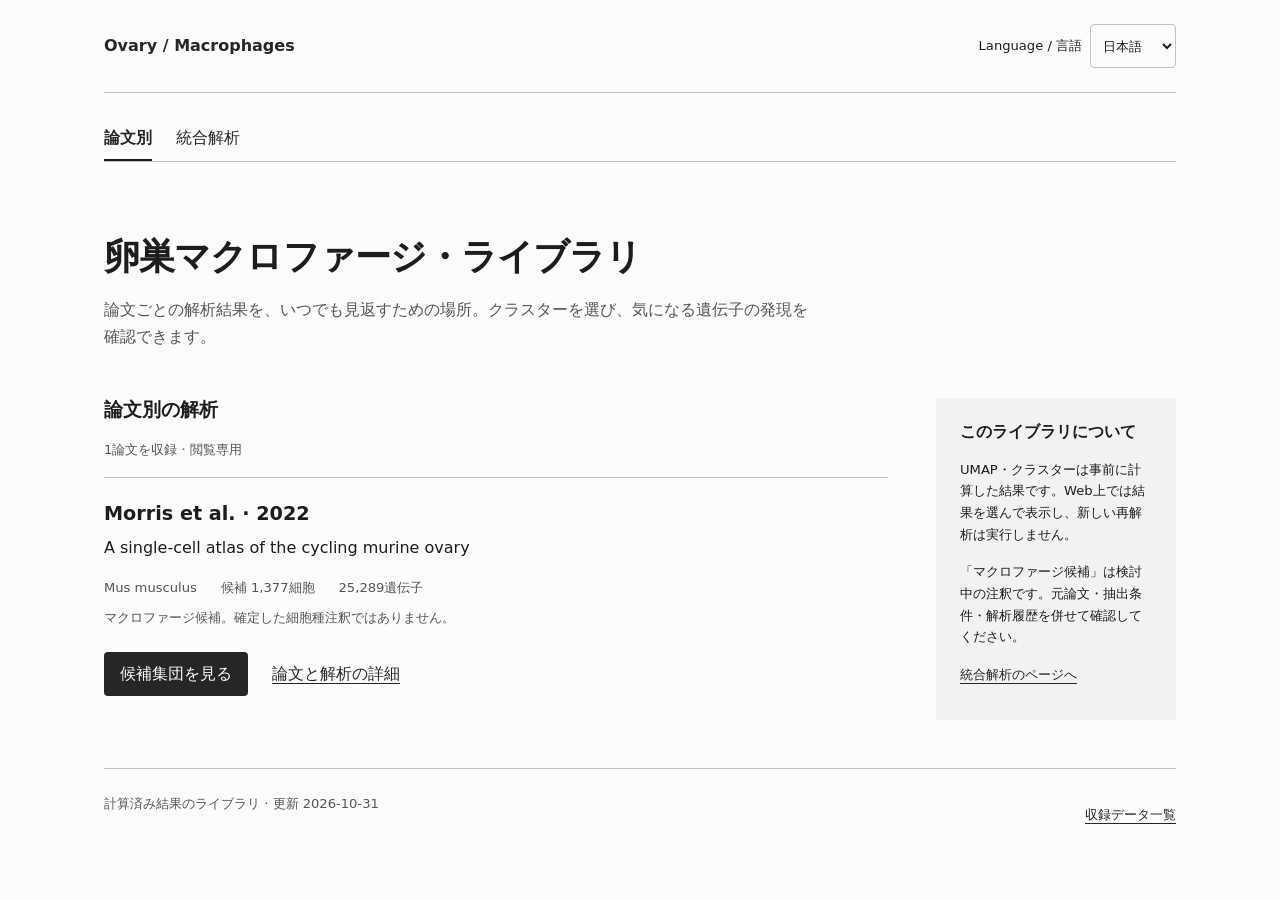
<file: index.html>
<!doctype html><html lang="ja"><head><meta charset="utf-8"><meta name="viewport" content="width=device-width,initial-scale=1"><meta name="robots" content="noindex,nofollow"><meta http-equiv="Content-Security-Policy" content="default-src 'self'; script-src 'self'; style-src 'self'; img-src 'self' data:; connect-src 'none'; object-src 'none'; base-uri 'none'"><title>Library · Ovary Macrophage Library</title><link rel="stylesheet" href="assets/library.css"></head><body><a class="skip" href="#main">本文へ / Skip to content</a><div class="shell"><header class="top"><a class="brand" href="index.html" data-preserve-language>Ovary / Macrophages</a><label class="lang"><span>Language / 言語</span><select id="language" aria-label="Language / 言語"><option value="ja">日本語</option><option value="en">English</option></select></label></header><nav class="nav" aria-label="Library"><a href="index.html" aria-current="page" data-preserve-language><span data-ja="論文別" data-en="Studies" >論文別</span></a><a href="integrations/"  data-preserve-language><span data-ja="統合解析" data-en="Integrations" >統合解析</span></a></nav><main id="main"><header class="intro"><h1 data-ja="卵巣マクロファージ・ライブラリ" data-en="Ovary macrophage library" >卵巣マクロファージ・ライブラリ</h1><p data-ja="論文ごとの解析結果を、いつでも見返すための場所。クラスターを選び、気になる遺伝子の発現を確認できます。" data-en="A home for revisiting analysis results by study. Choose a cluster and explore gene expression." class="lede">論文ごとの解析結果を、いつでも見返すための場所。クラスターを選び、気になる遺伝子の発現を確認できます。</p></header><div class="catalogue"><section><h2 data-ja="論文別の解析" data-en="Analyses by study" >論文別の解析</h2><p class="small muted"><span data-ja="1論文を収録 · 閲覧専用" data-en="1 study available · Read-only" >1論文を収録 · 閲覧専用</span></p><article class="entry"><h3>Morris et al. · 2022</h3><p class="paper-title">A single-cell atlas of the cycling murine ovary</p><div class="facts"><span>Mus musculus</span><span><span data-ja="候補 1,377細胞" data-en="1,377 candidate cells" >候補 1,377細胞</span></span><span><span data-ja="25,289遺伝子" data-en="25,289 genes" >25,289遺伝子</span></span></div><p class="small muted"><span data-ja="マクロファージ候補。確定した細胞種注釈ではありません。" data-en="Macrophage candidates, not a definitive cell-type annotation." >マクロファージ候補。確定した細胞種注釈ではありません。</span></p><div class="actions"><a href="studies/morris-2022/viewer/?run=1d52ecbbd1423296b5" class="primary" data-preserve-language><span data-ja="候補集団を見る" data-en="Explore candidates" >候補集団を見る</span></a><a href="studies/morris-2022/" class="" data-preserve-language><span data-ja="論文と解析の詳細" data-en="Study details" >論文と解析の詳細</span></a></div></article></section><aside class="note"><h2 data-ja="このライブラリについて" data-en="About this library" >このライブラリについて</h2><p data-ja="UMAP・クラスターは事前に計算した結果です。Web上では結果を選んで表示し、新しい再解析は実行しません。" data-en="UMAPs and clusters are computed in advance. The website displays saved results; it does not run new analyses." >UMAP・クラスターは事前に計算した結果です。Web上では結果を選んで表示し、新しい再解析は実行しません。</p><p data-ja="「マクロファージ候補」は検討中の注釈です。元論文・抽出条件・解析履歴を併せて確認してください。" data-en="“Macrophage candidates” is a working annotation. Check the original study, selection criteria and analysis history." >「マクロファージ候補」は検討中の注釈です。元論文・抽出条件・解析履歴を併せて確認してください。</p><a href="integrations/" class="" data-preserve-language><span data-ja="統合解析のページへ" data-en="View integrations" >統合解析のページへ</span></a></aside></div></main><footer class="foot"><span><span data-ja="計算済み結果のライブラリ · 更新 2026-10-31" data-en="Saved analysis library · Updated 2026-10-31" >計算済み結果のライブラリ · 更新 2026-10-31</span></span><a href="data/studies.json"><span data-ja="収録データ一覧" data-en="Catalogue data" >収録データ一覧</span></a></footer></div><script src="assets/library.js"></script></body></html>
</file>
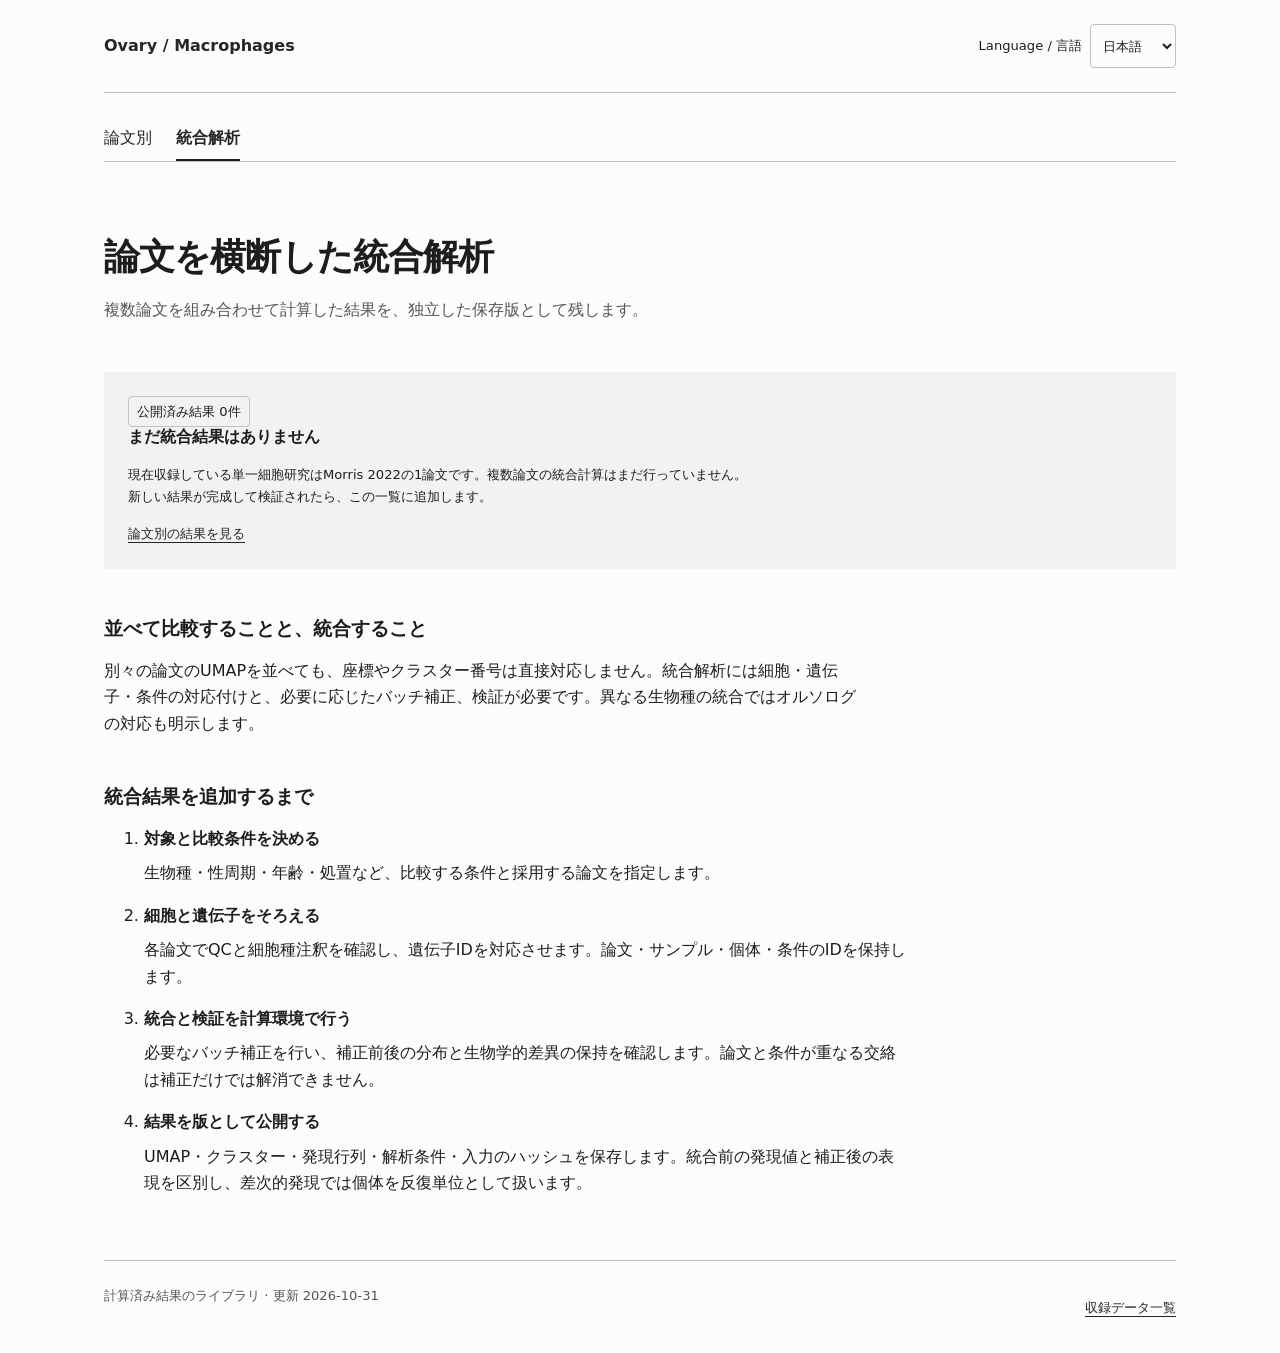
<file: integrations/index.html>
<!doctype html><html lang="ja"><head><meta charset="utf-8"><meta name="viewport" content="width=device-width,initial-scale=1"><meta name="robots" content="noindex,nofollow"><meta http-equiv="Content-Security-Policy" content="default-src 'self'; script-src 'self'; style-src 'self'; img-src 'self' data:; connect-src 'none'; object-src 'none'; base-uri 'none'"><title>Integrations · Ovary Macrophage Library</title><link rel="stylesheet" href="../assets/library.css"></head><body><a class="skip" href="#main">本文へ / Skip to content</a><div class="shell"><header class="top"><a class="brand" href="../index.html" data-preserve-language>Ovary / Macrophages</a><label class="lang"><span>Language / 言語</span><select id="language" aria-label="Language / 言語"><option value="ja">日本語</option><option value="en">English</option></select></label></header><nav class="nav" aria-label="Library"><a href="../index.html"  data-preserve-language><span data-ja="論文別" data-en="Studies" >論文別</span></a><a href="../integrations/" aria-current="page" data-preserve-language><span data-ja="統合解析" data-en="Integrations" >統合解析</span></a></nav><main id="main"><header class="intro"><h1 data-ja="論文を横断した統合解析" data-en="Cross-study integration" >論文を横断した統合解析</h1><p data-ja="複数論文を組み合わせて計算した結果を、独立した保存版として残します。" data-en="Joint analyses across studies belong here as independent, versioned results." class="lede">複数論文を組み合わせて計算した結果を、独立した保存版として残します。</p></header><section class="note"><span class="pill"><span data-ja="公開済み結果 0件" data-en="0 published results" >公開済み結果 0件</span></span><h2 data-ja="まだ統合結果はありません" data-en="No integrated results yet" >まだ統合結果はありません</h2><p data-ja="現在収録している単一細胞研究はMorris 2022の1論文です。複数論文の統合計算はまだ行っていません。新しい結果が完成して検証されたら、この一覧に追加します。" data-en="The library currently includes one single-cell study, Morris 2022. No cross-study integration has been computed. Completed and validated results will be added to this catalogue." >現在収録している単一細胞研究はMorris 2022の1論文です。複数論文の統合計算はまだ行っていません。新しい結果が完成して検証されたら、この一覧に追加します。</p><a href="../index.html" class="" data-preserve-language><span data-ja="論文別の結果を見る" data-en="Browse study results" >論文別の結果を見る</span></a></section><section><h2 data-ja="並べて比較することと、統合すること" data-en="Comparison is not integration" >並べて比較することと、統合すること</h2><p data-ja="別々の論文のUMAPを並べても、座標やクラスター番号は直接対応しません。統合解析には細胞・遺伝子・条件の対応付けと、必要に応じたバッチ補正、検証が必要です。異なる生物種の統合ではオルソログの対応も明示します。" data-en="UMAP coordinates and cluster numbers from separate studies are not directly equivalent. Joint integration needs harmonized cells, features and conditions, justified batch correction, and validation. Cross-species work also requires explicit ortholog mapping." >別々の論文のUMAPを並べても、座標やクラスター番号は直接対応しません。統合解析には細胞・遺伝子・条件の対応付けと、必要に応じたバッチ補正、検証が必要です。異なる生物種の統合ではオルソログの対応も明示します。</p></section><section><h2 data-ja="統合結果を追加するまで" data-en="Before adding an integrated result" >統合結果を追加するまで</h2><ol class="protocol"><li><strong><span data-ja="対象と比較条件を決める" data-en="Define the comparison" >対象と比較条件を決める</span></strong><p data-ja="生物種・性周期・年齢・処置など、比較する条件と採用する論文を指定します。" data-en="Specify studies, species and biological conditions such as cycle stage, age and treatment." >生物種・性周期・年齢・処置など、比較する条件と採用する論文を指定します。</p></li><li><strong><span data-ja="細胞と遺伝子をそろえる" data-en="Harmonize cells and features" >細胞と遺伝子をそろえる</span></strong><p data-ja="各論文でQCと細胞種注釈を確認し、遺伝子IDを対応させます。論文・サンプル・個体・条件のIDを保持します。" data-en="Review QC and cell-type annotations in each study, harmonize feature IDs, and retain study, sample, donor and condition IDs." >各論文でQCと細胞種注釈を確認し、遺伝子IDを対応させます。論文・サンプル・個体・条件のIDを保持します。</p></li><li><strong><span data-ja="統合と検証を計算環境で行う" data-en="Compute and validate integration" >統合と検証を計算環境で行う</span></strong><p data-ja="必要なバッチ補正を行い、補正前後の分布と生物学的差異の保持を確認します。論文と条件が重なる交絡は補正だけでは解消できません。" data-en="Apply justified batch correction and inspect both mixing and biological-signal preservation. Confounding between study and condition cannot be solved by correction alone." >必要なバッチ補正を行い、補正前後の分布と生物学的差異の保持を確認します。論文と条件が重なる交絡は補正だけでは解消できません。</p></li><li><strong><span data-ja="結果を版として公開する" data-en="Publish a versioned result" >結果を版として公開する</span></strong><p data-ja="UMAP・クラスター・発現行列・解析条件・入力のハッシュを保存します。統合前の発現値と補正後の表現を区別し、差次的発現では個体を反復単位として扱います。" data-en="Save UMAPs, clusters, expression matrices, parameters and input hashes. Distinguish uncorrected expression from corrected representations; use donors as biological replicates for differential expression." >UMAP・クラスター・発現行列・解析条件・入力のハッシュを保存します。統合前の発現値と補正後の表現を区別し、差次的発現では個体を反復単位として扱います。</p></li></ol></section></main><footer class="foot"><span><span data-ja="計算済み結果のライブラリ · 更新 2026-10-31" data-en="Saved analysis library · Updated 2026-10-31" >計算済み結果のライブラリ · 更新 2026-10-31</span></span><a href="../data/studies.json"><span data-ja="収録データ一覧" data-en="Catalogue data" >収録データ一覧</span></a></footer></div><script src="../assets/library.js"></script></body></html>
</file>
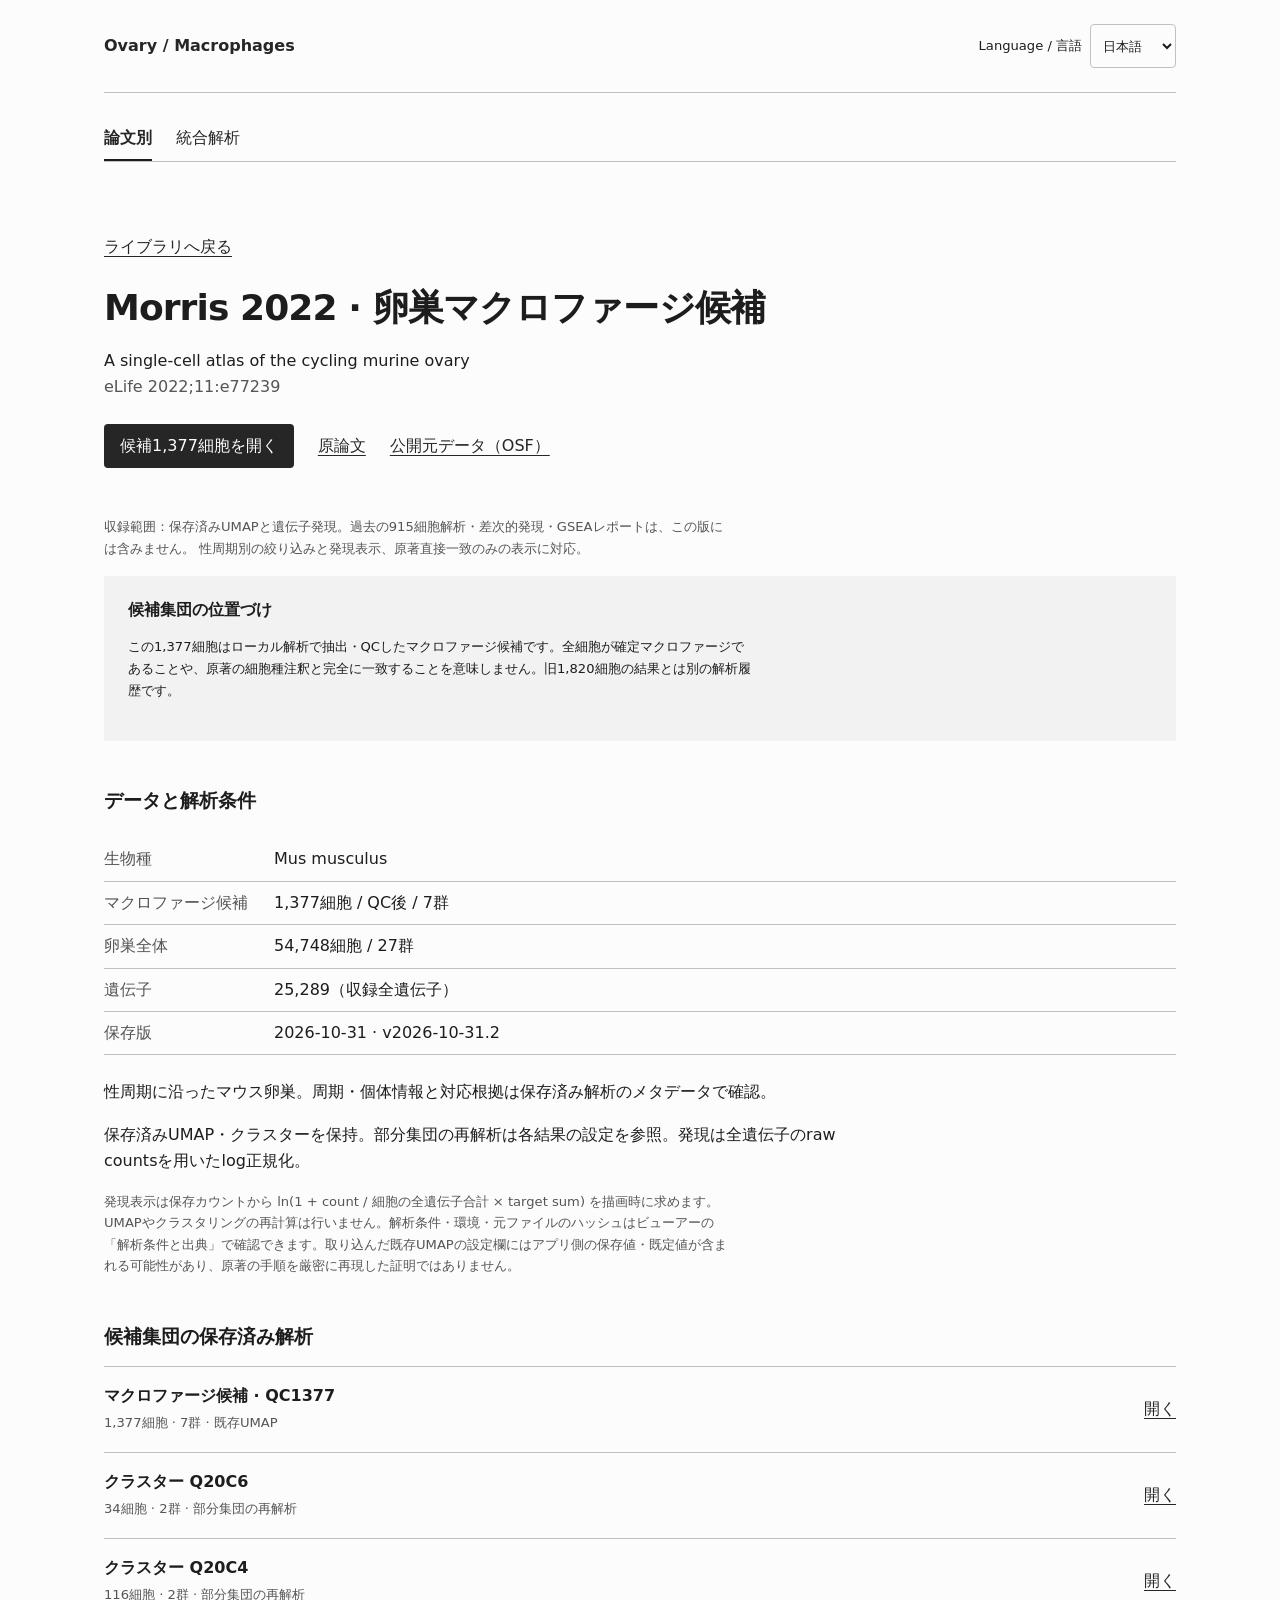
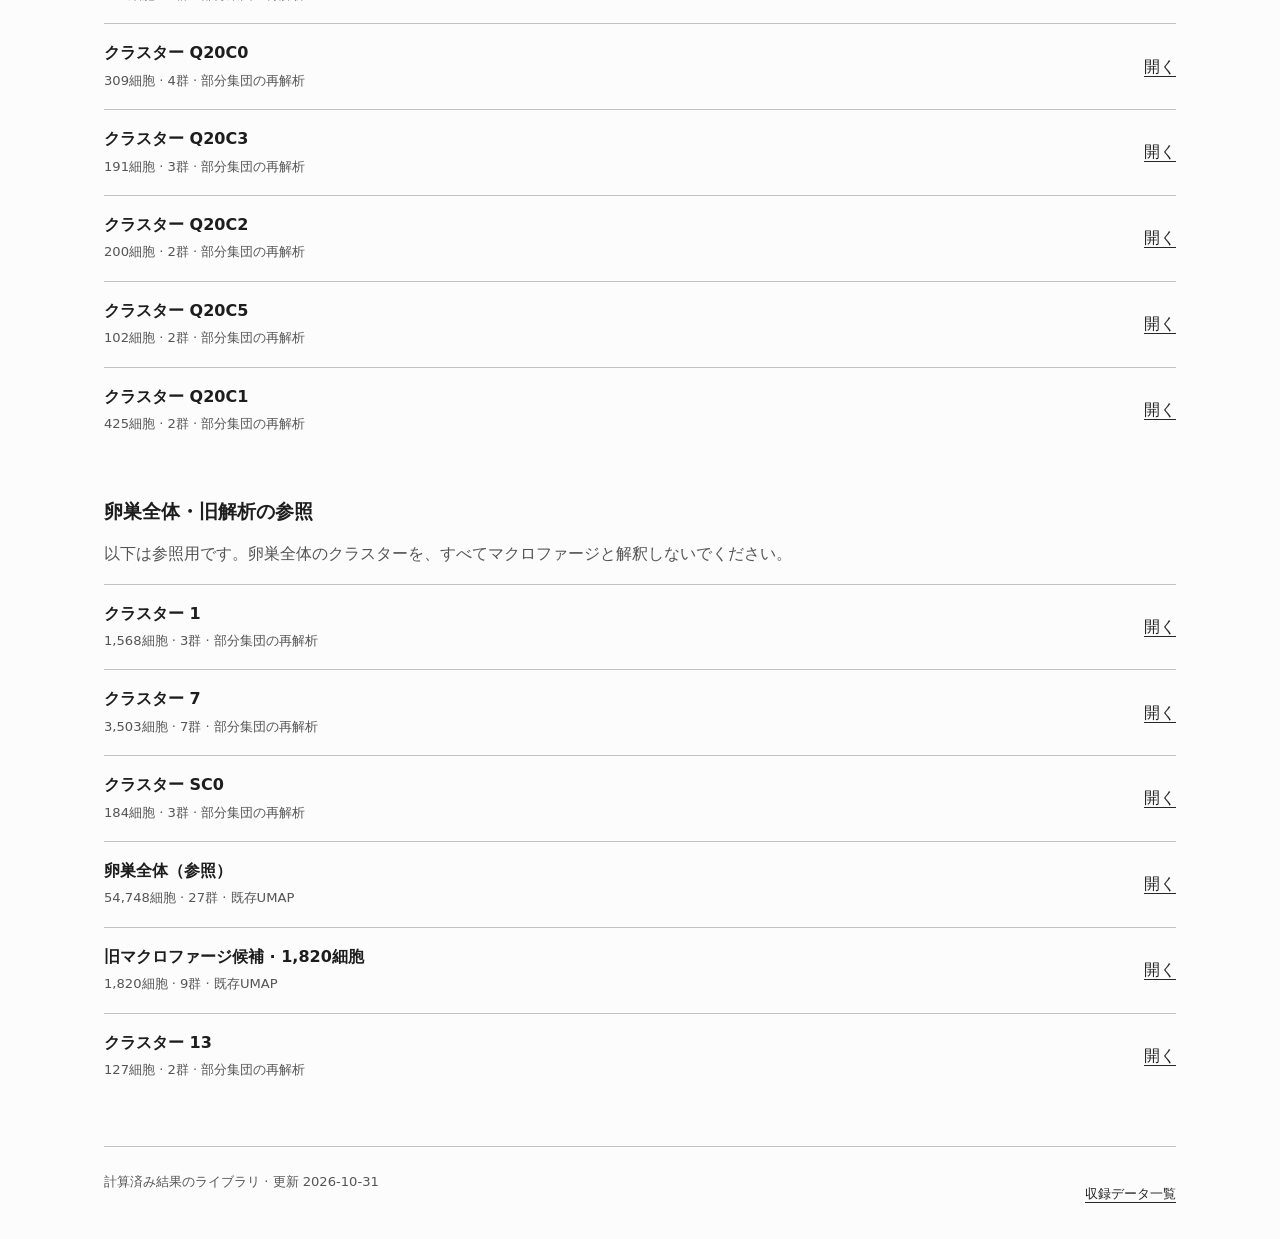
<file: studies/morris-2022/index.html>
<!doctype html><html lang="ja"><head><meta charset="utf-8"><meta name="viewport" content="width=device-width,initial-scale=1"><meta name="robots" content="noindex,nofollow"><meta http-equiv="Content-Security-Policy" content="default-src 'self'; script-src 'self'; style-src 'self'; img-src 'self' data:; connect-src 'none'; object-src 'none'; base-uri 'none'"><title>Morris et al. · 2022 · Ovary Macrophage Library</title><link rel="stylesheet" href="../../assets/library.css"></head><body><a class="skip" href="#main">本文へ / Skip to content</a><div class="shell"><header class="top"><a class="brand" href="../../index.html" data-preserve-language>Ovary / Macrophages</a><label class="lang"><span>Language / 言語</span><select id="language" aria-label="Language / 言語"><option value="ja">日本語</option><option value="en">English</option></select></label></header><nav class="nav" aria-label="Library"><a href="../../index.html" aria-current="page" data-preserve-language><span data-ja="論文別" data-en="Studies" >論文別</span></a><a href="../../integrations/"  data-preserve-language><span data-ja="統合解析" data-en="Integrations" >統合解析</span></a></nav><main id="main"><div class="breadcrumb"><a href="../../index.html" class="" data-preserve-language><span data-ja="ライブラリへ戻る" data-en="Back to library" >ライブラリへ戻る</span></a></div><header class="intro"><h1 data-ja="Morris 2022 · 卵巣マクロファージ候補" data-en="Morris 2022 · Ovary macrophage candidates" >Morris 2022 · 卵巣マクロファージ候補</h1><p>A single-cell atlas of the cycling murine ovary<br><span class="muted">eLife 2022;11:e77239</span></p><div class="actions"><a href="viewer/?run=1d52ecbbd1423296b5" class="primary" data-preserve-language><span data-ja="候補1,377細胞を開く" data-en="Explore 1,377 cells" >候補1,377細胞を開く</span></a><a class="inline-link" href="https://doi.org/10.7554/eLife.77239"><span data-ja="原論文" data-en="Original paper" >原論文</span></a><a class="inline-link" href="https://osf.io/924fz/"><span data-ja="公開元データ（OSF）" data-en="Source data (OSF)" >公開元データ（OSF）</span></a></div></header><p class="small muted"><span data-ja="収録範囲：保存済みUMAPと遺伝子発現。過去の915細胞解析・差次的発現・GSEAレポートは、この版には含みません。 性周期別の絞り込みと発現表示、原著直接一致のみの表示に対応。" data-en="Included: saved UMAPs and gene expression. Historical 915-cell analyses, differential expression and GSEA reports are not included in this version. Stage filtering, filtered expression and direct-author-only evidence selection are supported." >収録範囲：保存済みUMAPと遺伝子発現。過去の915細胞解析・差次的発現・GSEAレポートは、この版には含みません。 性周期別の絞り込みと発現表示、原著直接一致のみの表示に対応。</span></p><section class="note"><h2 data-ja="候補集団の位置づけ" data-en="How to interpret this subset" >候補集団の位置づけ</h2><p data-ja="この1,377細胞はローカル解析で抽出・QCしたマクロファージ候補です。全細胞が確定マクロファージであることや、原著の細胞種注釈と完全に一致することを意味しません。旧1,820細胞の結果とは別の解析履歴です。" data-en="These 1,377 cells are a locally selected, QC-filtered macrophage-candidate population. This does not establish that every cell is a macrophage or that the subset exactly matches the original authors’ annotation. It is separate from the legacy 1,820-cell analysis." >この1,377細胞はローカル解析で抽出・QCしたマクロファージ候補です。全細胞が確定マクロファージであることや、原著の細胞種注釈と完全に一致することを意味しません。旧1,820細胞の結果とは別の解析履歴です。</p></section><section><h2 data-ja="データと解析条件" data-en="Data and analysis context" >データと解析条件</h2><dl class="metadata"><dt><span data-ja="生物種" data-en="Species" >生物種</span></dt><dd><span data-ja="Mus musculus" data-en="Mus musculus" >Mus musculus</span></dd><dt><span data-ja="マクロファージ候補" data-en="Candidate subset" >マクロファージ候補</span></dt><dd><span data-ja="1,377細胞 / QC後 / 7群" data-en="1,377 cells / post-QC / 7 groups" >1,377細胞 / QC後 / 7群</span></dd><dt><span data-ja="卵巣全体" data-en="Whole ovary" >卵巣全体</span></dt><dd><span data-ja="54,748細胞 / 27群" data-en="54,748 cells / 27 clusters" >54,748細胞 / 27群</span></dd><dt><span data-ja="遺伝子" data-en="Genes" >遺伝子</span></dt><dd><span data-ja="25,289（収録全遺伝子）" data-en="25,289 (all included genes)" >25,289（収録全遺伝子）</span></dd><dt><span data-ja="保存版" data-en="Snapshot" >保存版</span></dt><dd><span data-ja="2026-10-31 · v2026-10-31.2" data-en="2026-10-31 · v2026-10-31.2" >2026-10-31 · v2026-10-31.2</span></dd></dl><p data-ja="性周期に沿ったマウス卵巣。周期・個体情報と対応根拠は保存済み解析のメタデータで確認。" data-en="Cycling murine ovary. Review stage, donor and mapping evidence in the saved analysis metadata." >性周期に沿ったマウス卵巣。周期・個体情報と対応根拠は保存済み解析のメタデータで確認。</p><p data-ja="保存済みUMAP・クラスターを保持。部分集団の再解析は各結果の設定を参照。発現は全遺伝子のraw countsを用いたlog正規化。" data-en="Saved UMAPs and clusters are preserved. Subset reanalysis settings are recorded per run. Expression uses log-normalized raw counts across the full gene set." >保存済みUMAP・クラスターを保持。部分集団の再解析は各結果の設定を参照。発現は全遺伝子のraw countsを用いたlog正規化。</p><p data-ja="発現表示は保存カウントから ln(1 + count / 細胞の全遺伝子合計 × target sum) を描画時に求めます。UMAPやクラスタリングの再計算は行いません。解析条件・環境・元ファイルのハッシュはビューアーの「解析条件と出典」で確認できます。取り込んだ既存UMAPの設定欄にはアプリ側の保存値・既定値が含まれる可能性があり、原著の手順を厳密に再現した証明ではありません。" data-en="Expression display evaluates ln(1 + count / full-gene cell total × target sum) from saved counts when drawing. It does not recompute UMAP or clustering. Settings, environment and source hashes are available under “Analysis settings and provenance” in the viewer. Imported UMAP metadata may contain application defaults; it does not establish exact reproduction of the original paper’s methods." class="small muted">発現表示は保存カウントから ln(1 + count / 細胞の全遺伝子合計 × target sum) を描画時に求めます。UMAPやクラスタリングの再計算は行いません。解析条件・環境・元ファイルのハッシュはビューアーの「解析条件と出典」で確認できます。取り込んだ既存UMAPの設定欄にはアプリ側の保存値・既定値が含まれる可能性があり、原著の手順を厳密に再現した証明ではありません。</p></section><section><h2 data-ja="候補集団の保存済み解析" data-en="Saved candidate analyses" >候補集団の保存済み解析</h2><ul class="analysis-list"><li><div><strong><span data-ja="マクロファージ候補 · QC1377" data-en="Macrophage candidates · QC1377" >マクロファージ候補 · QC1377</span></strong><span class="counts"><span data-ja="1,377細胞 · 7群" data-en="1,377 cells · 7 clusters" >1,377細胞 · 7群</span> · <span data-ja="既存UMAP" data-en="Imported UMAP" >既存UMAP</span></span></div><a href="viewer/?run=1d52ecbbd1423296b5" class="" data-preserve-language><span data-ja="開く" data-en="Open" >開く</span></a></li><li><div><strong><span data-ja="クラスター Q20C6" data-en="Cluster Q20C6" >クラスター Q20C6</span></strong><span class="counts"><span data-ja="34細胞 · 2群" data-en="34 cells · 2 clusters" >34細胞 · 2群</span> · <span data-ja="部分集団の再解析" data-en="Subset reanalysis" >部分集団の再解析</span></span></div><a href="viewer/?run=0cba12f3a28f35467dfa0560" class="" data-preserve-language><span data-ja="開く" data-en="Open" >開く</span></a></li><li><div><strong><span data-ja="クラスター Q20C4" data-en="Cluster Q20C4" >クラスター Q20C4</span></strong><span class="counts"><span data-ja="116細胞 · 2群" data-en="116 cells · 2 clusters" >116細胞 · 2群</span> · <span data-ja="部分集団の再解析" data-en="Subset reanalysis" >部分集団の再解析</span></span></div><a href="viewer/?run=223f1d140a15330ab6987bd6" class="" data-preserve-language><span data-ja="開く" data-en="Open" >開く</span></a></li><li><div><strong><span data-ja="クラスター Q20C0" data-en="Cluster Q20C0" >クラスター Q20C0</span></strong><span class="counts"><span data-ja="309細胞 · 4群" data-en="309 cells · 4 clusters" >309細胞 · 4群</span> · <span data-ja="部分集団の再解析" data-en="Subset reanalysis" >部分集団の再解析</span></span></div><a href="viewer/?run=55528ce54cd769a955a2d978" class="" data-preserve-language><span data-ja="開く" data-en="Open" >開く</span></a></li><li><div><strong><span data-ja="クラスター Q20C3" data-en="Cluster Q20C3" >クラスター Q20C3</span></strong><span class="counts"><span data-ja="191細胞 · 3群" data-en="191 cells · 3 clusters" >191細胞 · 3群</span> · <span data-ja="部分集団の再解析" data-en="Subset reanalysis" >部分集団の再解析</span></span></div><a href="viewer/?run=68c64d08bad4e949e9733060" class="" data-preserve-language><span data-ja="開く" data-en="Open" >開く</span></a></li><li><div><strong><span data-ja="クラスター Q20C2" data-en="Cluster Q20C2" >クラスター Q20C2</span></strong><span class="counts"><span data-ja="200細胞 · 2群" data-en="200 cells · 2 clusters" >200細胞 · 2群</span> · <span data-ja="部分集団の再解析" data-en="Subset reanalysis" >部分集団の再解析</span></span></div><a href="viewer/?run=801d6b207c4f639ea5fa7a1c" class="" data-preserve-language><span data-ja="開く" data-en="Open" >開く</span></a></li><li><div><strong><span data-ja="クラスター Q20C5" data-en="Cluster Q20C5" >クラスター Q20C5</span></strong><span class="counts"><span data-ja="102細胞 · 2群" data-en="102 cells · 2 clusters" >102細胞 · 2群</span> · <span data-ja="部分集団の再解析" data-en="Subset reanalysis" >部分集団の再解析</span></span></div><a href="viewer/?run=b9354b39ee4883f4942871f4" class="" data-preserve-language><span data-ja="開く" data-en="Open" >開く</span></a></li><li><div><strong><span data-ja="クラスター Q20C1" data-en="Cluster Q20C1" >クラスター Q20C1</span></strong><span class="counts"><span data-ja="425細胞 · 2群" data-en="425 cells · 2 clusters" >425細胞 · 2群</span> · <span data-ja="部分集団の再解析" data-en="Subset reanalysis" >部分集団の再解析</span></span></div><a href="viewer/?run=ce9711fe40a091b85ba33a30" class="" data-preserve-language><span data-ja="開く" data-en="Open" >開く</span></a></li></ul></section><section><h2 data-ja="卵巣全体・旧解析の参照" data-en="Whole-ovary context and legacy analyses" >卵巣全体・旧解析の参照</h2><p data-ja="以下は参照用です。卵巣全体のクラスターを、すべてマクロファージと解釈しないでください。" data-en="These results provide context. Whole-ovary clusters must not all be interpreted as macrophages." class="muted">以下は参照用です。卵巣全体のクラスターを、すべてマクロファージと解釈しないでください。</p><ul class="analysis-list"><li><div><strong><span data-ja="クラスター 1" data-en="Cluster 1" >クラスター 1</span></strong><span class="counts"><span data-ja="1,568細胞 · 3群" data-en="1,568 cells · 3 clusters" >1,568細胞 · 3群</span> · <span data-ja="部分集団の再解析" data-en="Subset reanalysis" >部分集団の再解析</span></span></div><a href="viewer/?run=03594bab313b88349e506fd7" class="" data-preserve-language><span data-ja="開く" data-en="Open" >開く</span></a></li><li><div><strong><span data-ja="クラスター 7" data-en="Cluster 7" >クラスター 7</span></strong><span class="counts"><span data-ja="3,503細胞 · 7群" data-en="3,503 cells · 7 clusters" >3,503細胞 · 7群</span> · <span data-ja="部分集団の再解析" data-en="Subset reanalysis" >部分集団の再解析</span></span></div><a href="viewer/?run=2361f5621d2edc2e6b91ca7e" class="" data-preserve-language><span data-ja="開く" data-en="Open" >開く</span></a></li><li><div><strong><span data-ja="クラスター SC0" data-en="Cluster SC0" >クラスター SC0</span></strong><span class="counts"><span data-ja="184細胞 · 3群" data-en="184 cells · 3 clusters" >184細胞 · 3群</span> · <span data-ja="部分集団の再解析" data-en="Subset reanalysis" >部分集団の再解析</span></span></div><a href="viewer/?run=36e2df9f2d96718d3e4eec43" class="" data-preserve-language><span data-ja="開く" data-en="Open" >開く</span></a></li><li><div><strong><span data-ja="卵巣全体（参照）" data-en="Whole ovary (context)" >卵巣全体（参照）</span></strong><span class="counts"><span data-ja="54,748細胞 · 27群" data-en="54,748 cells · 27 clusters" >54,748細胞 · 27群</span> · <span data-ja="既存UMAP" data-en="Imported UMAP" >既存UMAP</span></span></div><a href="viewer/?run=395b054678cad32d3e" class="" data-preserve-language><span data-ja="開く" data-en="Open" >開く</span></a></li><li><div><strong><span data-ja="旧マクロファージ候補 · 1,820細胞" data-en="Legacy candidate subset · 1,820 cells" >旧マクロファージ候補 · 1,820細胞</span></strong><span class="counts"><span data-ja="1,820細胞 · 9群" data-en="1,820 cells · 9 clusters" >1,820細胞 · 9群</span> · <span data-ja="既存UMAP" data-en="Imported UMAP" >既存UMAP</span></span></div><a href="viewer/?run=4f85e2ba7babd92127" class="" data-preserve-language><span data-ja="開く" data-en="Open" >開く</span></a></li><li><div><strong><span data-ja="クラスター 13" data-en="Cluster 13" >クラスター 13</span></strong><span class="counts"><span data-ja="127細胞 · 2群" data-en="127 cells · 2 clusters" >127細胞 · 2群</span> · <span data-ja="部分集団の再解析" data-en="Subset reanalysis" >部分集団の再解析</span></span></div><a href="viewer/?run=df4839375f37ebe6c61a3c35" class="" data-preserve-language><span data-ja="開く" data-en="Open" >開く</span></a></li></ul></section></main><footer class="foot"><span><span data-ja="計算済み結果のライブラリ · 更新 2026-10-31" data-en="Saved analysis library · Updated 2026-10-31" >計算済み結果のライブラリ · 更新 2026-10-31</span></span><a href="../../data/studies.json"><span data-ja="収録データ一覧" data-en="Catalogue data" >収録データ一覧</span></a></footer></div><script src="../../assets/library.js"></script></body></html>
</file>
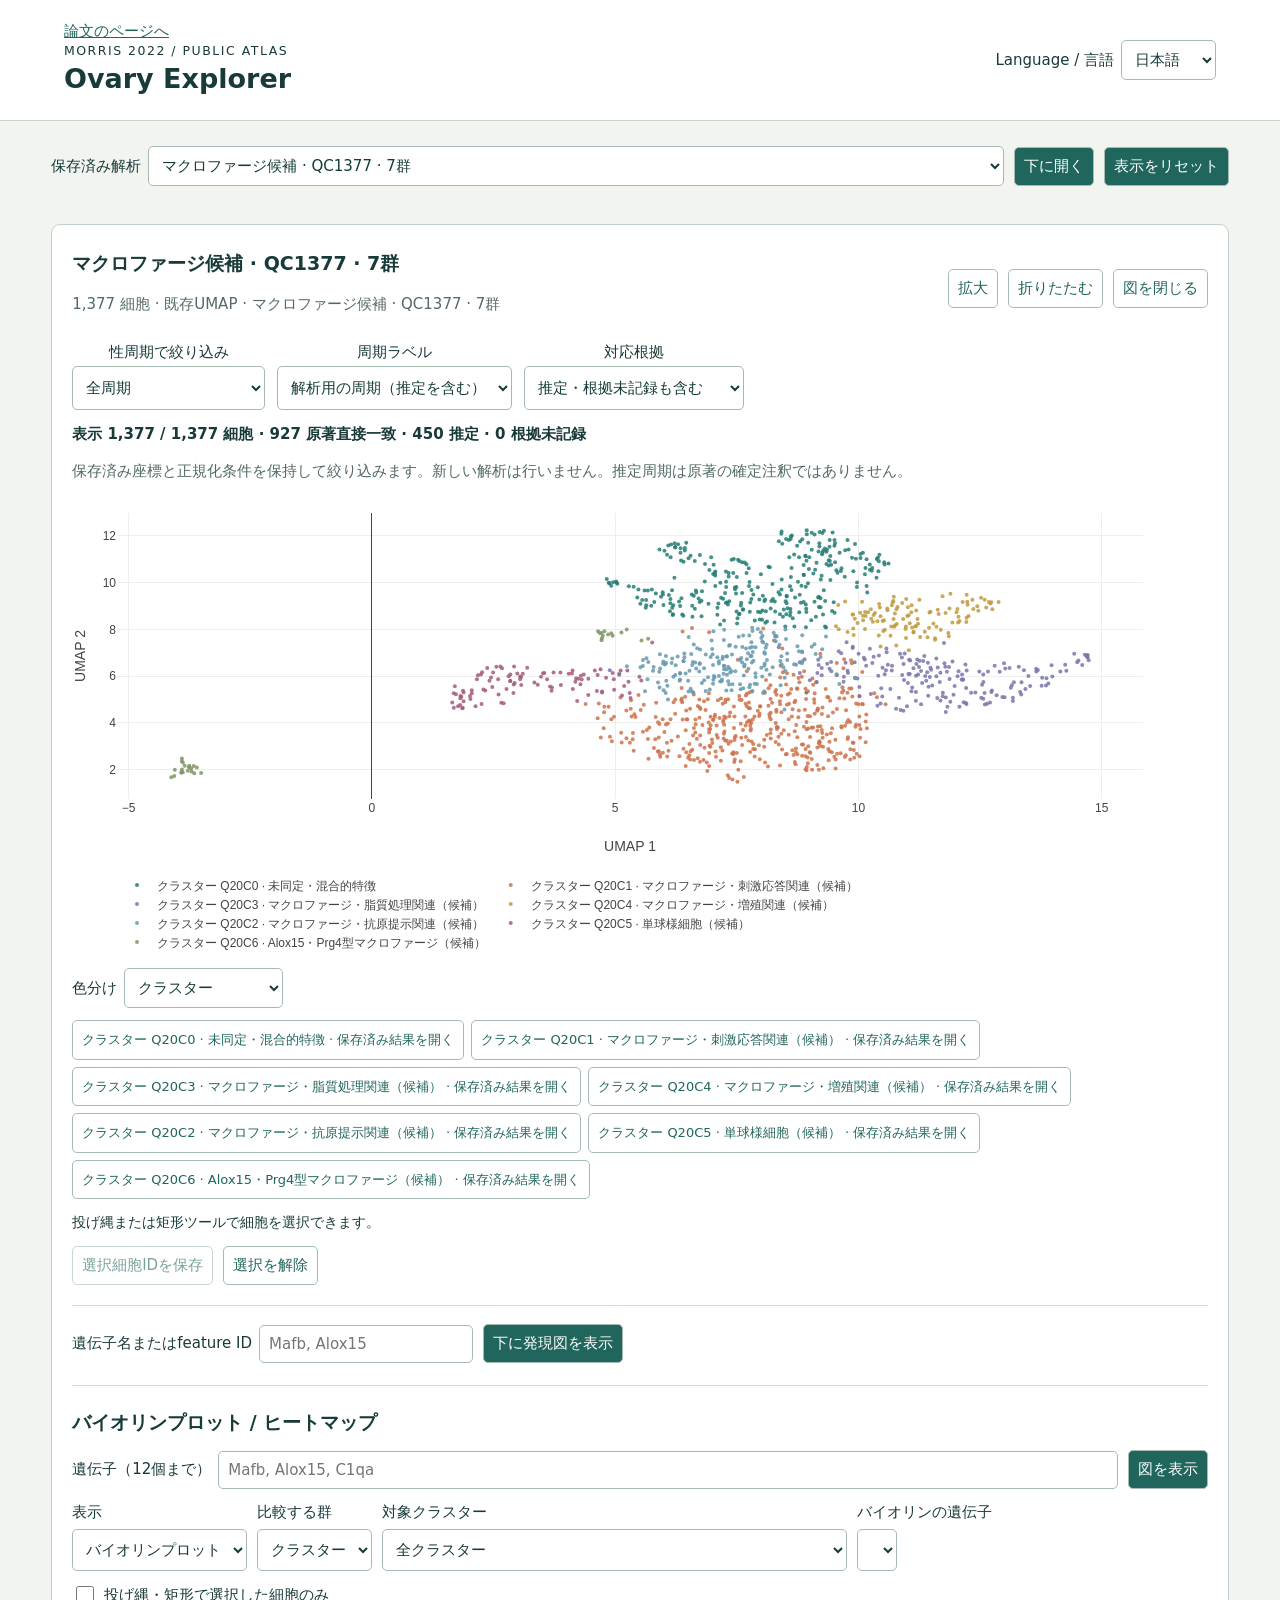
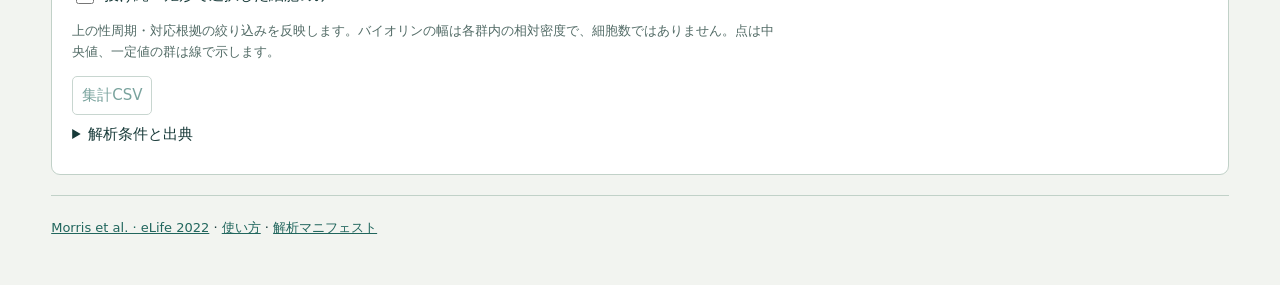
<file: studies/morris-2022/viewer/index.html>
<!doctype html><html lang="en"><head><meta charset="utf-8"><meta name="viewport" content="width=device-width,initial-scale=1"><meta http-equiv="Content-Security-Policy" content="default-src 'none'; script-src 'self' 'unsafe-eval'; style-src 'self' 'unsafe-inline'; img-src 'self' data: blob:; font-src 'self' data:; connect-src 'none'; worker-src blob:; object-src 'none'; base-uri 'none'"><meta name="robots" content="noindex,nofollow"><title>Morris 2022 · Ovary Explorer</title><link rel="stylesheet" href="viewer.css"></head><body><header><div><a href="../" data-i18n="library">論文のページへ / Back to study</a><br><small>MORRIS 2022 / PUBLIC ATLAS</small><h1>Ovary Explorer</h1></div><label>Language / 言語 <select id="language"><option value="en">English</option><option value="ja">日本語</option></select></label></header><main><div class="toolbar"><label><span data-i18n="history"></span><select id="history"></select></label><button id="open" data-i18n="open"></button><button id="reset" data-i18n="reset"></button></div><p id="global-error" role="alert"></p><section id="panels"></section><footer><a href="https://doi.org/10.7554/eLife.77239" target="_blank" rel="noopener">Morris et al. · eLife 2022</a> · <a href="README.txt" data-i18n="readme"></a> · <a href="manifest.json" download data-i18n="manifest"></a></footer></main><script src="plotly.min.js"></script><script src="data.js"></script><script src="cluster-labels.js"></script><script src="expression-plots.js"></script><script src="viewer.js"></script></body></html>
</file>
<file: assets/library.css>
/* Hallmark · macrostructure: Index-First · tone: research catalogue · anchor hue: neutral · theme: Quiet · genre: modern-minimal · nav: N9 · footer: Ft2 · enrichment: none */
/* Hallmark · pre-emit critique: P5 H4 E4 S5 R5 V4 (source review; visual browser check pending) */
@import url('../tokens.css');
*{box-sizing:border-box}html,body{overflow-x:clip}body{margin:0;color:var(--color-ink);background:var(--color-paper);font-family:var(--font-body);font-size:var(--text-md);line-height:1.65}a{color:var(--color-accent);text-underline-offset:4px}a:hover{text-decoration-thickness:2px}a:active,button:active{opacity:.7}a:focus-visible,button:focus-visible,select:focus-visible,input:focus-visible,summary:focus-visible{outline:3px solid var(--color-focus);outline-offset:4px}button,select,input{font:inherit;color:var(--color-ink);background:var(--color-paper);border:1px solid var(--color-rule);border-radius:var(--radius-sm);padding:var(--space-sm);min-height:44px}button{cursor:pointer}button:hover{background:var(--color-surface)}button:disabled{opacity:.55;cursor:default}[hidden]{display:none!important}.shell{max-width:1120px;margin:auto;padding:0 var(--space-lg)}.top{display:flex;justify-content:space-between;align-items:center;gap:var(--space-md);padding-block:var(--space-lg);border-bottom:var(--rule-width) solid var(--color-rule)}.brand{font-weight:650;text-decoration:none;white-space:nowrap}.lang{display:flex;align-items:center;gap:var(--space-sm);font-size:var(--text-sm)}main{padding-block:var(--space-2xl)}h1,h2,h3{font-family:var(--font-display);line-height:1.3;min-width:0;overflow-wrap:anywhere}h1{font-size:var(--text-title);font-weight:600;letter-spacing:-.025em;margin:0 0 var(--space-md)}h2{font-size:var(--text-lg);font-weight:650;margin:0 0 var(--space-md)}h3{font-size:var(--text-md);font-weight:650}p{margin:var(--space-sm) 0 var(--space-md);max-width:75ch}.lede{color:var(--color-muted);max-width:70ch}.intro{margin-bottom:var(--space-2xl)}.nav{display:flex;flex-wrap:wrap;gap:var(--space-lg);margin-block:var(--space-lg);border-bottom:1px solid var(--color-rule)}.nav a{padding:var(--space-sm) 0;white-space:nowrap;text-decoration:none}.nav [aria-current]{border-bottom:2px solid var(--color-ink);font-weight:650}.catalogue{display:grid;grid-template-columns:minmax(0,1fr) 240px;gap:var(--space-2xl)}.entry{border-top:1px solid var(--color-rule);padding-block:var(--space-lg)}.entry h3{font-size:var(--text-lg);margin:0 0 var(--space-sm)}.entry .paper-title{margin:0 0 var(--space-md)}.facts{display:flex;flex-wrap:wrap;gap:var(--space-sm) var(--space-lg);font-size:var(--text-sm);color:var(--color-muted);font-variant-numeric:tabular-nums}.actions{display:flex;flex-wrap:wrap;gap:var(--space-sm) var(--space-lg);margin-top:var(--space-lg)}.actions a,.inline-link{display:inline-flex;align-items:center;min-height:44px;white-space:nowrap}.primary{background:var(--color-accent);color:var(--color-accent-ink);padding:var(--space-sm) var(--space-md);border-radius:var(--radius-sm);text-decoration:none}.primary:hover{opacity:.88}.note{background:var(--color-surface);padding:var(--space-lg);font-size:var(--text-sm)}.note h2{font-size:var(--text-md)}section+section{margin-top:var(--space-2xl)}.metadata{display:grid;grid-template-columns:170px minmax(0,1fr);margin:var(--space-lg) 0;font-variant-numeric:tabular-nums}.metadata dt,.metadata dd{margin:0;padding:var(--space-sm) 0;border-bottom:1px solid var(--color-rule)}.metadata dt{color:var(--color-muted)}.analysis-list{list-style:none;padding:0;margin:0}.analysis-list li{display:flex;justify-content:space-between;gap:var(--space-lg);padding:var(--space-md) 0;border-top:1px solid var(--color-rule)}.analysis-list strong{display:block}.analysis-list .counts{color:var(--color-muted);font-size:var(--text-sm)}.analysis-list a{align-self:center;white-space:nowrap;min-height:44px;display:inline-flex;align-items:center}.pill{font-size:var(--text-sm);border:1px solid var(--color-rule);padding:var(--space-xs) var(--space-sm);border-radius:var(--radius-sm);display:inline-block}.protocol li{margin-block:var(--space-md)}.muted{color:var(--color-muted)}.small{font-size:var(--text-sm)}.foot{border-top:1px solid var(--color-rule);padding-block:var(--space-lg);font-size:var(--text-sm);color:var(--color-muted);display:flex;gap:var(--space-md);justify-content:space-between;flex-wrap:wrap}.foot a{white-space:nowrap;min-height:44px;display:inline-flex;align-items:center}.breadcrumb{margin-bottom:var(--space-lg)}.breadcrumb a{white-space:nowrap}.skip{position:absolute;left:var(--space-md);top:-100px;padding:var(--space-sm);background:var(--color-paper)}.skip:focus{top:var(--space-md)}.error{color:var(--color-error)}
@media(max-width:768px){.catalogue{grid-template-columns:minmax(0,1fr)}.shell{padding-inline:var(--space-md)}main{padding-top:var(--space-xl)}.catalogue aside{max-width:100%}.metadata{grid-template-columns:130px minmax(0,1fr)}}
@media(max-width:414px){.top{gap:var(--space-sm)}.brand{font-size:var(--text-sm)}.lang>span{display:none}.lang select{max-width:110px}.metadata{grid-template-columns:minmax(0,1fr)}.metadata dt{padding-bottom:0;border-bottom:0;font-size:var(--text-sm)}.analysis-list li{gap:var(--space-sm)}.actions{gap:var(--space-sm) var(--space-md)}.actions a{font-size:var(--text-sm)}}
@media(prefers-reduced-motion:reduce){*{scroll-behavior:auto!important}}
</file>
<file: studies/morris-2022/viewer/viewer.css>
:root{font-family:system-ui,-apple-system,sans-serif;color:#183a39;background:#f2f4f0;font-size:15px}*{box-sizing:border-box}body{margin:0}header{padding:22px 5%;display:flex;justify-content:space-between;gap:20px;align-items:center;border-bottom:1px solid #c9d4ce;background:#fff}h1{margin:4px 0;font-weight:600;font-size:27px}small{letter-spacing:.12em}h2{font-size:21px}h3{font-size:19px;margin:6px 0}main{max-width:1480px;margin:auto;padding:25px 4%}button,select,input{font:inherit;border:1px solid #a5bbb1;border-radius:5px;padding:9px;background:#fff;color:#163c37}button{cursor:pointer;background:#21665d;color:white}button:disabled{cursor:wait;opacity:.6}button.secondary{background:#fff;color:#21665d}label{display:inline-flex;gap:7px;align-items:center;flex-wrap:wrap}button:focus-visible,select:focus-visible,input:focus-visible{outline:3px solid #dc8f43;outline-offset:2px}.hint,.meta{color:#526b66;line-height:1.6}.toolbar,.controls,.panel-head,.colors{display:flex;gap:10px;align-items:center;flex-wrap:wrap}.toolbar{padding:18px 0}.toolbar label{flex:1}#history{max-width:100%;min-width:250px;flex:1}.panel{margin:20px 0;padding:20px;border:1px solid #c1d1c8;background:white;border-radius:9px}.panel-head{justify-content:space-between}.plot{height:470px;width:100%}.plot.expanded{height:720px}.genes{border-top:1px solid #d4ded8;margin-top:20px;padding-top:18px}.gene-panel{margin:20px 0;border-top:2px solid #b0cdc1;padding-top:15px}.colors{margin:12px 0}.colors input{width:100px}.clusters{display:flex;gap:7px;flex-wrap:wrap;margin:12px 0}.clusters button{font-size:13px}.clusters button.unavailable{background:#eef2ed;color:#526b66}.error,#global-error{color:#a12d2d}.loading{height:5px;overflow:hidden;background:#dae9df;margin:8px 0}.loading:after{content:'';display:block;background:#2e8171;height:100%;width:30%;animation:load 1.2s linear infinite}@keyframes load{from{transform:translateX(-100%)}to{transform:translateX(430%)}}footer{border-top:1px solid #c1d1c8;padding:22px 0;line-height:1.6}a{color:#21665d}details{padding:10px 0}pre{white-space:pre-wrap;overflow-wrap:anywhere;max-height:400px;overflow:auto}.selection{font-size:14px}.expression-status{font-size:13px;color:#526b66}@media(max-width:650px){header{padding:16px;align-items:flex-start;flex-wrap:wrap}main{padding:15px 10px}.panel{padding:12px}.plot{height:400px}.controls>*{max-width:100%}.toolbar{align-items:stretch}.toolbar label{width:100%}h1{font-size:24px}}

.stage-filter{display:flex;flex-wrap:wrap;gap:12px;margin:12px 0}.stage-filter label{display:flex;flex-direction:column;gap:4px;max-width:100%}.stage-filter select{max-width:100%;min-height:44px}.filter-count{font-weight:600;font-variant-numeric:tabular-nums}.stage-filter select:focus-visible{outline:3px solid #165c97;outline-offset:2px}
@media(max-width:414px){.stage-filter{display:grid;grid-template-columns:minmax(0,1fr)}.stage-filter select{width:100%}}

.stage-comparison[hidden]{display:none}.comparison-grid{display:grid;grid-template-columns:repeat(2,minmax(0,1fr));gap:16px;margin:14px 0}.comparison-panel{min-width:0;border:1px solid #d4ded8;padding:12px;border-radius:5px}.comparison-panel h4{margin:0;font-size:16px}.comparison-panel .hint:empty{display:none}.comparison-plot{height:370px}@media(max-width:850px){.comparison-grid{grid-template-columns:minmax(0,1fr)}}

.clusters button{text-align:left;white-space:normal;max-width:100%;line-height:1.5}.toolbar{padding-top:0}footer{font-size:13px}

.expression-summaries{border-top:1px solid #d4ded8;margin-top:22px;padding-top:18px}.summary-form{margin:14px 0}.summary-form label{flex:1}.summary-form input{min-width:200px;flex:1}.summary-options{align-items:flex-end}.summary-options label{flex-direction:column;align-items:flex-start;max-width:100%}.summary-options select{max-width:100%;min-height:42px}.summary-selection{margin-top:12px}.summary-selection input{width:18px;height:18px}.summary-note{font-size:13px;max-width:85ch}.summary-plot{min-height:330px}.summary-plot[hidden],.summary-options [hidden]{display:none}.expression-summaries .expression-status:empty,.expression-summaries .error:empty,.summary-note:empty{display:none}@media(max-width:650px){.summary-form label,.summary-form input{width:100%;min-width:0}.summary-options{display:grid;grid-template-columns:minmax(0,1fr)}.summary-options select{width:100%}.summary-options label{width:100%}}
</file>
